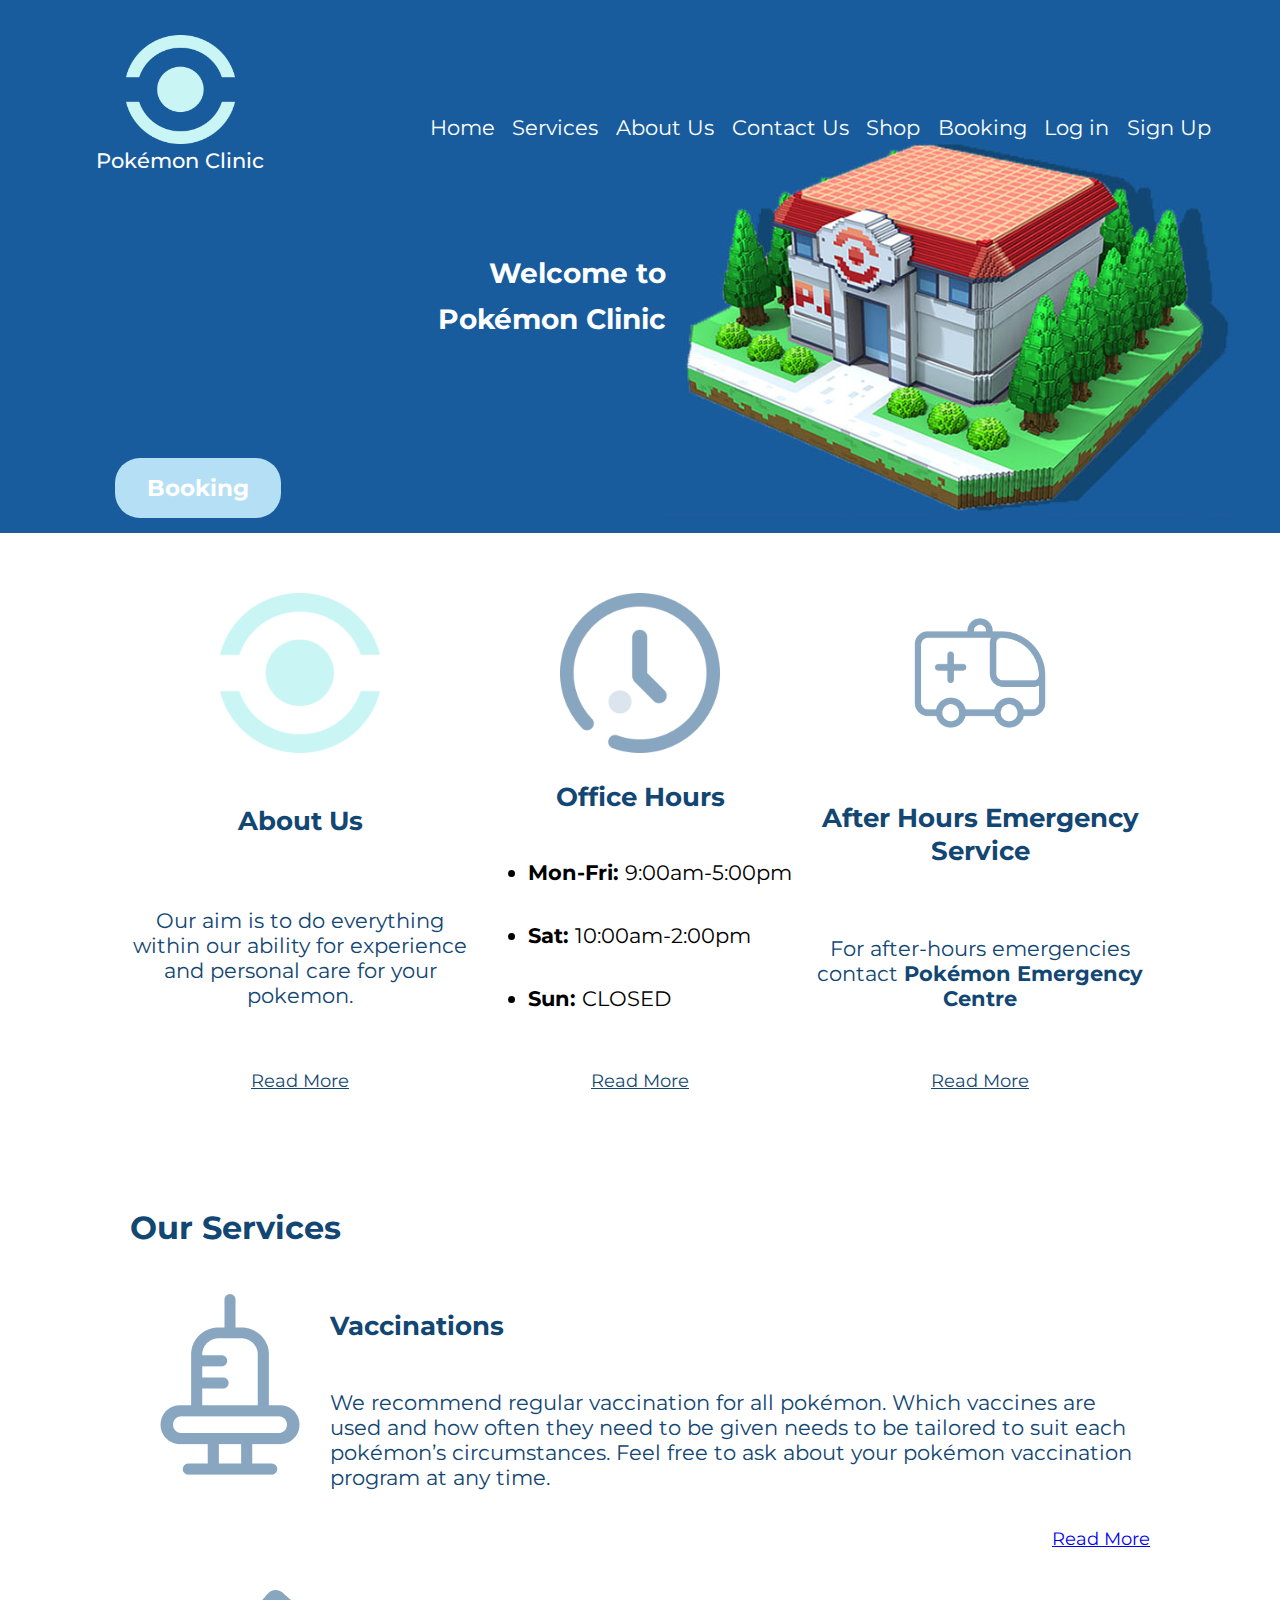
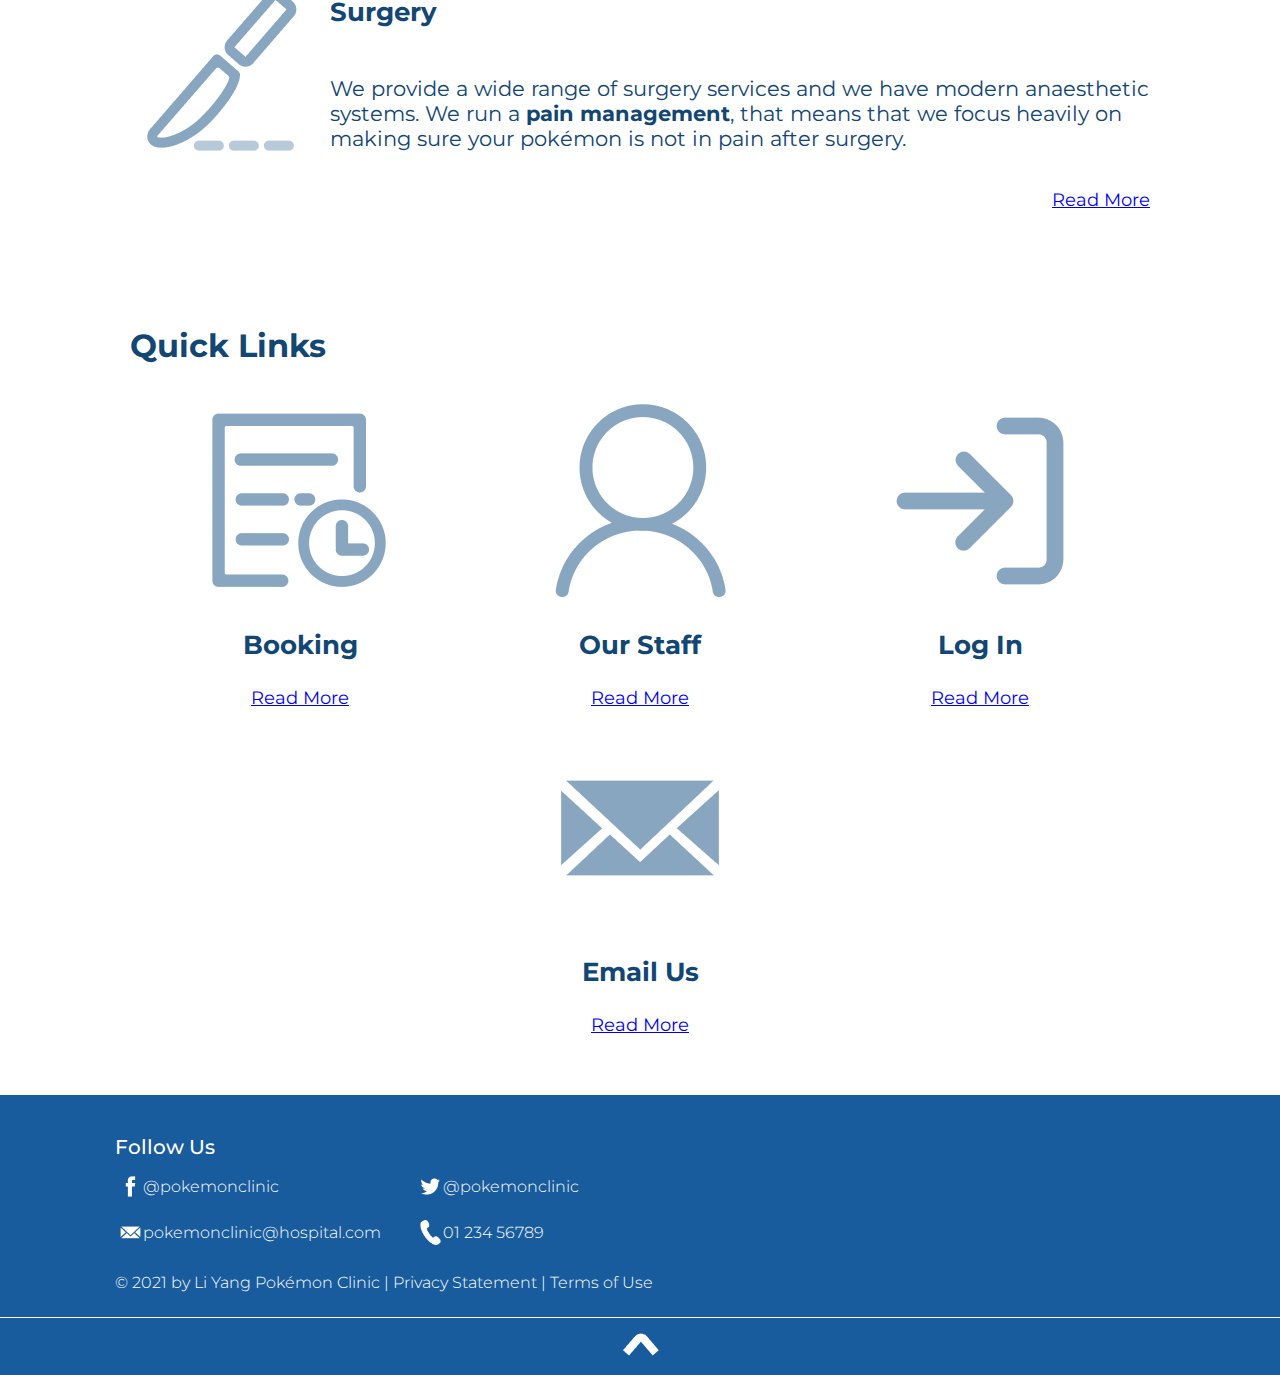
<file: index.html>
<!DOCTYPE html>
<html lang="en">
<head>
    <meta charset="UTF-8">
    <meta http-equiv="X-UA-Compatible" content="IE=edge">
    <meta name="viewport" content="width=device-width, initial-scale=1.0">
    <title>Pokémon Clinic</title>

    <link rel="preconnect" href="https://fonts.googleapis.com">
    <link rel="preconnect" href="https://fonts.gstatic.com" crossorigin>
    <link href="https://fonts.googleapis.com/css2?family=Montserrat:wght@400;500;600;700&display=swap" rel="stylesheet">
    <link rel="stylesheet" href="css/styles.css">
    <link rel="stylesheet" href="css/flexbox.css">

    <meta name="author" content="Li Yang">
    <meta name="description" content="Assignment 2 Coding part Home Page for IXXN221 Course Sep 2021 Victoria University of Wellington Li Yang"
</head>

<body>
    <header class="container-top">
        <div class="header-spacer"></div>
        <div class="header-container">
            <div class="navigation-container">
                <div class="logo">
                    <figure><a href="index.html"><img src="img/Logo.png" alt="Logo Here"></a></figure>
                    <figcaption>Pokémon Clinic</figcaption>
                </div>
                <nav>
                    <ul class="menus-container">
                        <li class="menu-button"><a href="index.html">Home</a></li>
                        <li class="menu-button"><a href="NavigationTo/services.html">Services</a></li>
                        <li class="menu-button"><a href="#">About Us</a></li>
                        <li class="menu-button"><a href="#">Contact Us</a></li>
                        <li class="menu-button"><a href="#">Shop</a></li>
                        <li class="menu-button"><a href="#">Booking</a></li>
                        <li class="menu-button"><a href="#">Log in</a></li>
                        <li id="menu-button-signup" class="menu-button"><a href="#">Sign Up</a></li>
                    </ul>
                </nav>
            </div>
            <div id="homepage-text">
                <span>Welcome to <br> Pokémon Clinic </span>
            </div>  
            <div id="booking-container">
                <span id="booking-button"><a href="#">Booking</a></span>
            </div>
        </div>
        <div class="header-spacer"></div>
    </header>

    <div class="main-container">
        <div class="main-spacer"></div>
        <main>
            <section>
                <div class="homepart1-container">
                    <div class="part1-1-area part1-area">
                        <img class="info-img" src="img/Logo.png" alt="aboutus">
                        <h3>About Us</h3>
                        <p>Our aim is to do everything within our ability for experience and personal care for your pokemon.</p>
                        <a href="#">Read More</a>
                    </div>
                    <div class="part1-2-area part1-area">
                        <img class="info-img" src="img/Logo_Office_Hours.png" alt="officehour">
                        <h3>Office Hours</h3>
                        <ul>
                            <li><strong>Mon-Fri: </strong>9:00am-5:00pm</p></li>
                            <li><strong>Sat: </strong>10:00am-2:00pm</p></li>
                            <li><strong>Sun: </strong>CLOSED</p></li>
                        </ul>
                        <a href="#">Read More</a>
                    </div>
                    <div class="part1-3-area part1-area">
                        <img class="info-img" src="img/Logo_After_Hours.png" alt="afterhours">
                        <h3>After Hours Emergency Service</h3>
                        <p>For after-hours emergencies contact <strong>Pokémon Emergency Centre</strong></p>
                        <a href="#">Read More</a>
                    </div>

                </div>
            </section>

                
            <section>
                <div class="homepart2-container">
                    <h2>Our Services</h2>
                    <div class="part2-1-area part2-area">
                        <div class="vaccination-img"><img src="img/Logo_Consulation.png" alt="vaccination"></div>
                        <div class="part2-1-text">
                            <h3>Vaccinations</h3>
                            <p>We recommend regular vaccination for all pokémon. Which vaccines are used and how often they need to be given needs to be tailored to suit each pokémon’s circumstances. Feel free to ask about your pokémon vaccination program at any time.</p>
                            <a href="#">Read More</a>
                        </div>
                    </div>
                    <div class="part2-2-area part2-area">
                        <div class="surgery-img"><img src="img/Logo_surgery.png" alt="surgery"></div>
                        <div class="part2-2-text">
                            <h3>Surgery</h3>
                            <p>We provide a wide range of surgery services and we have modern anaesthetic systems. We run a <strong>pain management</strong>, that means that we focus heavily on making sure your pokémon is not in pain after surgery.</p>
                            <a href="#">Read More</a>
                        </div>
                    </div>
                </div>
            </section>

            <section>
                <div class="homepart3-container">
                    <h2>Quick Links</h2>
                    <div class="part3-container">
                        <div class="part3-1-area part3-area">
                            <img src="img/Logo_Booking.png" alt="booking">
                            <h3>Booking</h3>
                            <a href="#">Read More</a>
                        </div>
                        <div class="part3-2-area part3-area">
                            <img src="img/Logo_Users.png" alt="ourstaff">
                            <h3>Our Staff</h3>
                            <a href="#">Read More</a>
                        </div>
                        <div class="part3-3-area part3-area">
                            <img src="img/Logo_Log_In.png" alt="login">
                            <h3>Log In</h3>
                            <a href="#">Read More</a>
                        </div>
                    </div>
                    <div class="part3-container">
                        <div class="part3-1-area part3-area hide">
                            <img src="img/Logo_Booking.png" alt="booking">
                            <h3>Booking</h3>
                            <a href="#">Read More</a>
                        </div>
                        <div class="part3-4-area part3-area">
                            <img src="img/Logo_Emailus.png" alt="email">
                            <h3>Email Us</h3>
                            <a href="#">Read More</a>
                        </div>
                        <div class="part3-3-area part3-area hide">
                            <img src="img/Logo_Log_In.png" alt="login">
                            <h3>Log In</h3>
                            <a href="#">Read More</a>
                        </div>
                    </div>
                    
                    
                </div>
            </section>

        </main>
        <div class="main-spacer"></div>
    </div>
    

    <footer class="container-footer">
        <div class="footer-spacer"></div>
        <div class="footer-area">
            <div class="container-bottom">
                <h5>Follow Us</h5>
                <div class="follow-row1">
                    <div class="follow-facebook">
                        <span><img src="img/Logo_facebook.png" alt="facebooklogo" width="25" height="25"><a href="#">@pokemonclinic</a></span>
                    </div>
                    <div class="follow-twitter">
                        <span><img src="img/Logo_Twitter.png" alt="twitterlogo" width="25" height="25"><a href="#">@pokemonclinic</a></span>
                    </div>
                </div>
                <div class="follow-row2">
                    <div class="follow-email" class="follow-row2">
                        <span><img src="img/Logo_Email.png" alt="emaillogo" width="25" height="25"><a href="#">pokemonclinic@hospital.com</a></span>
                    </div>
                    <div class="follow-phone" class="follow-row2">
                        <span><img src="img/Logo_Phone.png" alt="phonelogo" width="25" height="25"><a href="#">01 234 56789</a></span>
                    </div>
                </div>
            </div>
            <div class="footer-copyright">
                <span>&copy 2021 by Li Yang Pokémon Clinic</span>
                <span>|</span>
                <a href="#">Privacy Statement</a>
                <span>|</span>
                <a href="#">Terms of Use</a>
            </div>
            <div class="straight-line"></div>
            <div class="footer-skip">
                <div class="logo-skip"><a href="#"><img src="img/Logo_Skip.png" alt="skiptotop"></a></div>
            </div>

        </div>
        <div class="footer-spacer"></div>
    </footer>
    
</body>
</html>
</file>
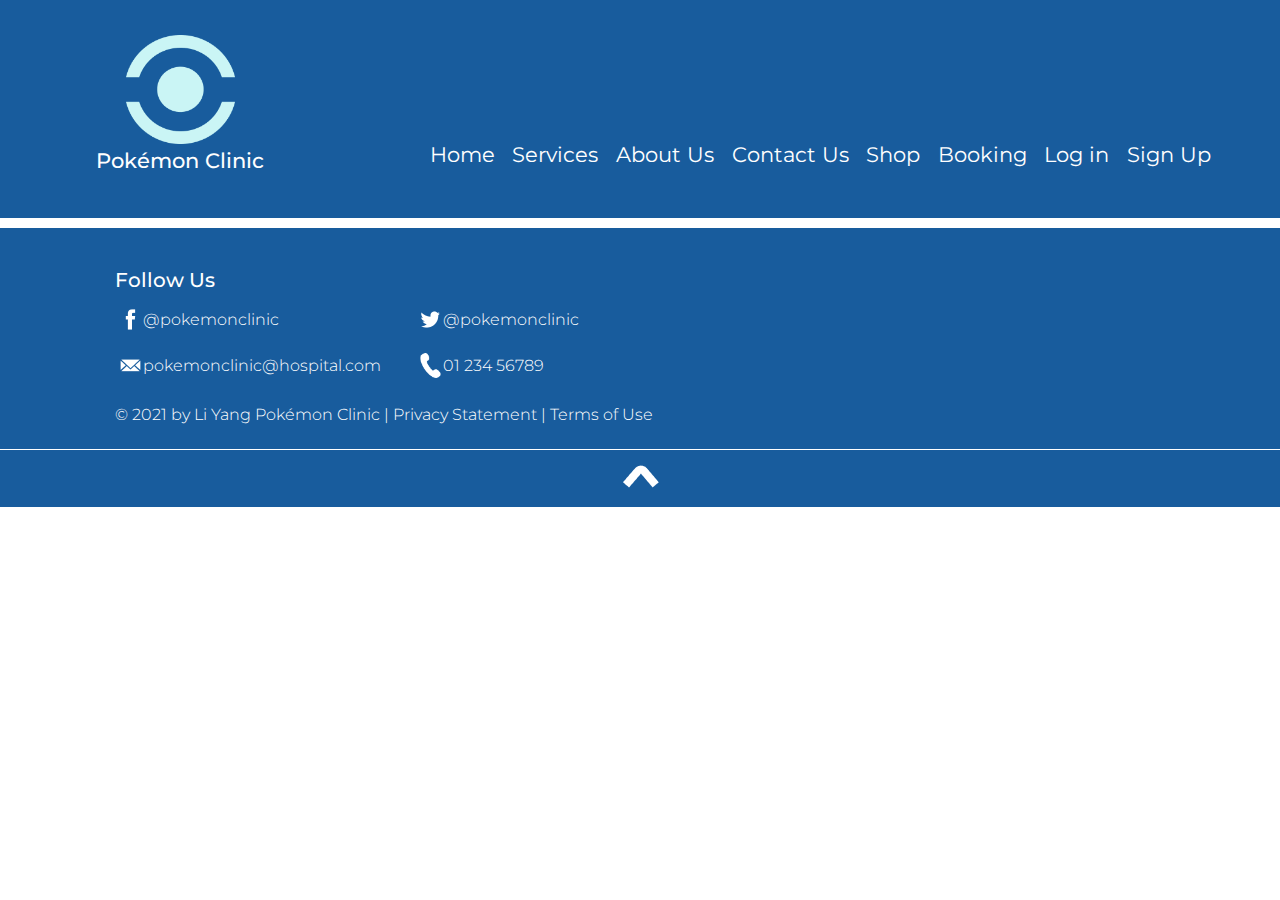
<file: NavigationTo/booking.html>
<!DOCTYPE html>
<html lang="en">
<head>
    <meta charset="UTF-8">
    <meta http-equiv="X-UA-Compatible" content="IE=edge">
    <meta name="viewport" content="width=device-width, initial-scale=1.0">
    <title>Booking</title>

    <link rel="preconnect" href="https://fonts.googleapis.com">
    <link rel="preconnect" href="https://fonts.gstatic.com" crossorigin>
    <link href="https://fonts.googleapis.com/css2?family=Montserrat:wght@400;500;600;700&display=swap" rel="stylesheet">
    <link rel="stylesheet" href="../css/styles.css">
    <link rel="stylesheet" href="../css/flexbox.css">

    <meta name="author" content="Li Yang">
    <meta name="description" content="Assignment 2 Coding part Booking Page for IXXN221 Course Sep 2021 Victoria University of Wellington"
</head>

<body>
    <header class="container-top">
        <div class="header-spacer-1"></div>
        <div class="header-container-1">
            <div class="navigation-container">
                <div class="logo">
                    <figure><a href="../index.html"><img src="../img/Logo.png" alt="Logo Here"></a></figure>
                    <figcaption>Pokémon Clinic</figcaption>
                </div>
                <nav>
                    <ul class="menus-container-1">
                        <li class="menu-button"><a href="../index.html">Home</a></li>
                        <li class="menu-button"><a href="services.html">Services</a></li>
                        <li class="menu-button"><a href="#">About Us</a></li>
                        <li class="menu-button"><a href="contactus.html">Contact Us</a></li>
                        <li class="menu-button"><a href="#">Shop</a></li>
                        <li class="menu-button"><a href="booking.html">Booking</a></li>
                        <li class="menu-button"><a href="#">Log in</a></li>
                        <li id="menu-button-signup" class="menu-button"><a href="#">Sign Up</a></li>
                    </ul>
                </nav>
            </div>
        </div>
        <div class="header-spacer-1"></div>
    </header>

    <main>

    </main>

    <footer class="container-footer">
        <div class="footer-spacer"></div>
        <div class="footer-area">
            <div class="container-bottom">
                <h5>Follow Us</h5>
                <div class="follow-row1">
                    <div class="follow-facebook">
                        <span><img src="../img/Logo_facebook.png" alt="facebooklogo" width="25" height="25"><a href="#">@pokemonclinic</a></span>
                    </div>
                    <div class="follow-twitter">
                        <span><img src="../img/Logo_Twitter.png" alt="twitterlogo" width="25" height="25"><a href="#">@pokemonclinic</a></span>
                    </div>
                </div>
                <div class="follow-row2">
                    <div class="follow-email" class="follow-row2">
                        <span><img src="../img/Logo_Email.png" alt="emaillogo" width="25" height="25"><a href="#">pokemonclinic@hospital.com</a></span>
                    </div>
                    <div class="follow-phone" class="follow-row2">
                        <span><img src="../img/Logo_Phone.png" alt="phonelogo" width="25" height="25"><a href="#">01 234 56789</a></span>
                    </div>
                </div>
            </div>
            <div class="footer-copyright">
                <span>&copy 2021 by Li Yang Pokémon Clinic</span>
                <span>|</span>
                <a href="#">Privacy Statement</a>
                <span>|</span>
                <a href="#">Terms of Use</a>
            </div>
            <div class="straight-line"></div>
            <div class="footer-skip">
                <div class="logo-skip"><a href="#"><img src="../img/Logo_Skip.png" alt="skiptotop"></a></div>
            </div>

        </div>
        <div class="footer-spacer"></div>
    </footer>
    
</body>
</html>
</file>
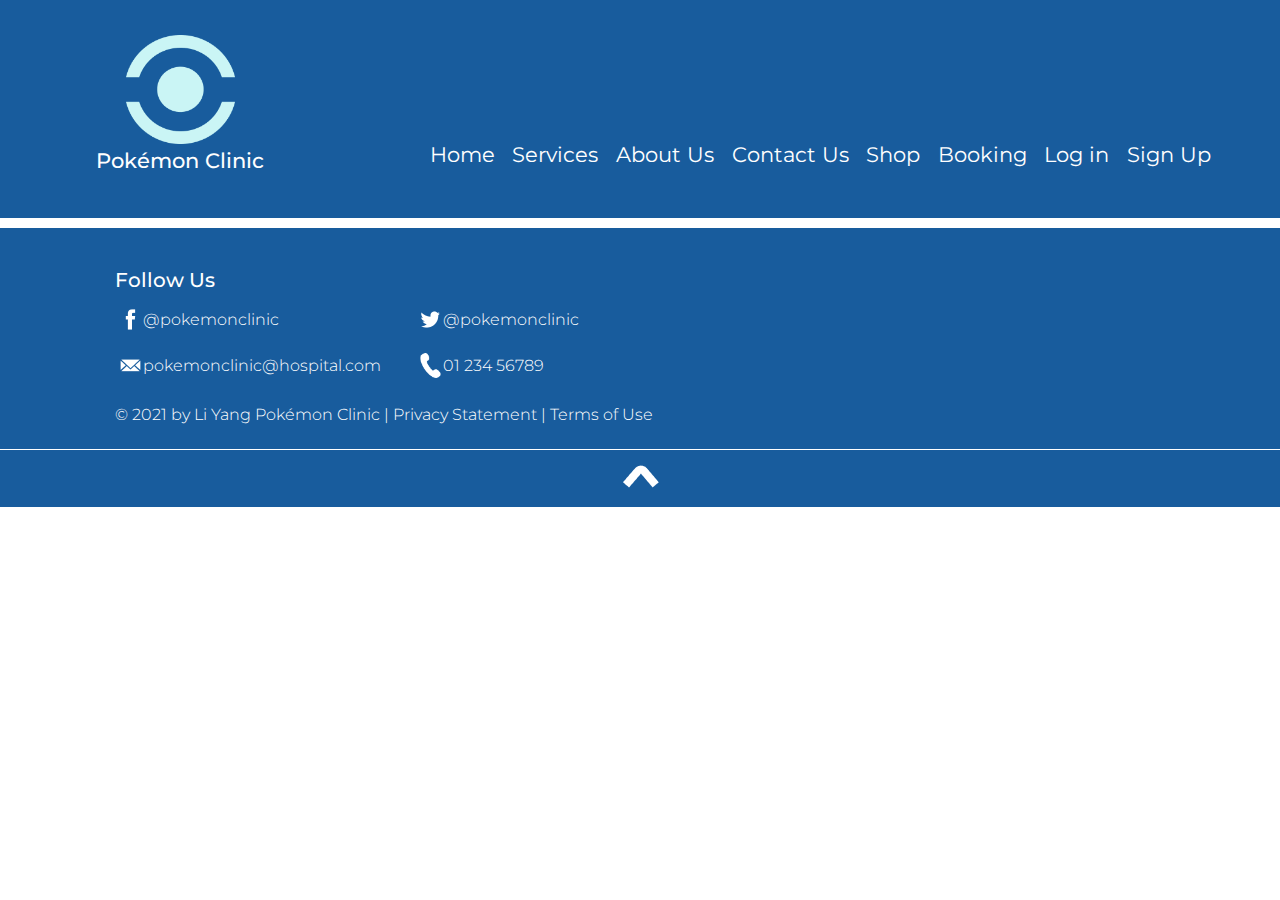
<file: NavigationTo/contactus.html>
<!DOCTYPE html>
<html lang="en">
<head>
    <meta charset="UTF-8">
    <meta http-equiv="X-UA-Compatible" content="IE=edge">
    <meta name="viewport" content="width=device-width, initial-scale=1.0">
    <title>Pokémon Clinic</title>

    <link rel="preconnect" href="https://fonts.googleapis.com">
    <link rel="preconnect" href="https://fonts.gstatic.com" crossorigin>
    <link href="https://fonts.googleapis.com/css2?family=Montserrat:wght@400;500;600;700&display=swap" rel="stylesheet">
    <link rel="stylesheet" href="../css/styles.css">
    <link rel="stylesheet" href="../css/flexbox.css">

    <meta name="author" content="Li Yang">
    <meta name="description" content="Assignment 2 Coding part ContactUs Page for IXXN221 Course Sep 2021 Victoria University of Wellington"
</head>

<body>
    <header class="container-top">
        <div class="header-spacer-1"></div>
        <div class="header-container-1">
            <div class="navigation-container">
                <div class="logo">
                    <figure><a href="../index.html"><img src="../img/Logo.png" alt="Logo Here"></a></figure>
                    <figcaption>Pokémon Clinic</figcaption>
                </div>
                <nav>
                    <ul class="menus-container-1">
                        <li class="menu-button"><a href="../index.html">Home</a></li>
                        <li class="menu-button"><a href="services.html">Services</a></li>
                        <li class="menu-button"><a href="#">About Us</a></li>
                        <li class="menu-button"><a href="contactus.html">Contact Us</a></li>
                        <li class="menu-button"><a href="#">Shop</a></li>
                        <li class="menu-button"><a href="#">Booking</a></li>
                        <li class="menu-button"><a href="#">Log in</a></li>
                        <li id="menu-button-signup" class="menu-button"><a href="#">Sign Up</a></li>
                    </ul>
                </nav>
            </div>
        </div>
        <div class="header-spacer-1"></div>
    </header>

    <main>

    </main>

    <footer class="container-footer">
        <div class="footer-spacer"></div>
        <div class="footer-area">
            <div class="container-bottom">
                <h5>Follow Us</h5>
                <div class="follow-row1">
                    <div class="follow-facebook">
                        <span><img src="../img/Logo_facebook.png" alt="facebooklogo" width="25" height="25"><a href="#">@pokemonclinic</a></span>
                    </div>
                    <div class="follow-twitter">
                        <span><img src="../img/Logo_Twitter.png" alt="twitterlogo" width="25" height="25"><a href="#">@pokemonclinic</a></span>
                    </div>
                </div>
                <div class="follow-row2">
                    <div class="follow-email" class="follow-row2">
                        <span><img src="../img/Logo_Email.png" alt="emaillogo" width="25" height="25"><a href="#">pokemonclinic@hospital.com</a></span>
                    </div>
                    <div class="follow-phone" class="follow-row2">
                        <span><img src="../img/Logo_Phone.png" alt="phonelogo" width="25" height="25"><a href="#">01 234 56789</a></span>
                    </div>
                </div>
            </div>
            <div class="footer-copyright">
                <span>&copy 2021 by Li Yang Pokémon Clinic</span>
                <span>|</span>
                <a href="#">Privacy Statement</a>
                <span>|</span>
                <a href="#">Terms of Use</a>
            </div>
            <div class="straight-line"></div>
            <div class="footer-skip">
                <div class="logo-skip"><a href="#"><img src="../img/Logo_Skip.png" alt="skiptotop"></a></div>
            </div>

        </div>
        <div class="footer-spacer"></div>
    </footer>
    
</body>
</html>
</file>
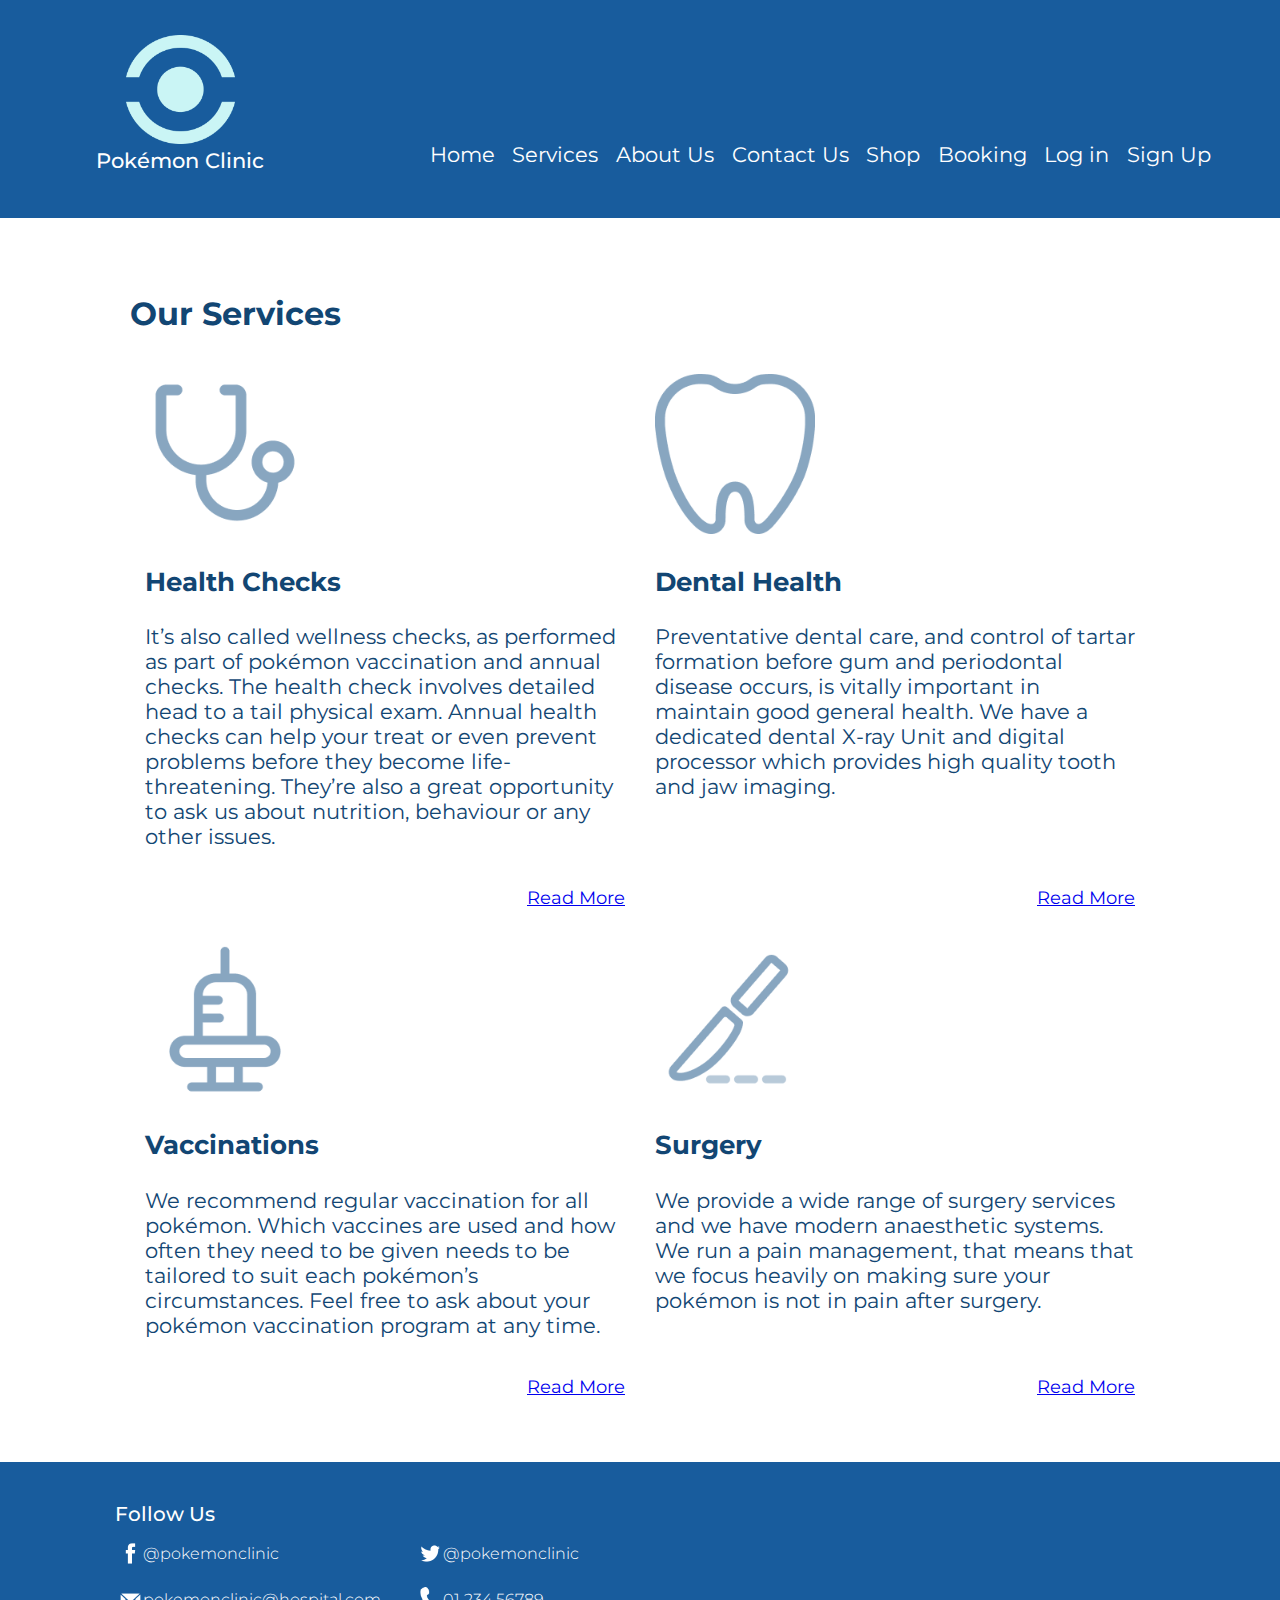
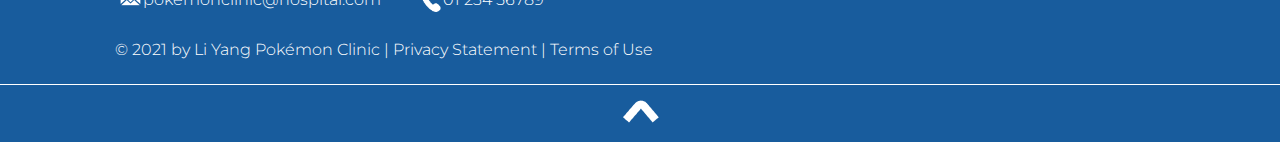
<file: NavigationTo/services.html>
<!DOCTYPE html>
<html lang="en">
<head>
    <meta charset="UTF-8">
    <meta http-equiv="X-UA-Compatible" content="IE=edge">
    <meta name="viewport" content="width=device-width, initial-scale=1.0">
    <title>Services</title>

    <link rel="preconnect" href="https://fonts.googleapis.com">
    <link rel="preconnect" href="https://fonts.gstatic.com" crossorigin>
    <link href="https://fonts.googleapis.com/css2?family=Montserrat:wght@400;500;600;700&display=swap" rel="stylesheet">
    <link rel="stylesheet" href="../css/styles.css">
    <link rel="stylesheet" href="../css/flexbox.css">

    <meta name="author" content="Li Yang">
    <meta name="description" content="Assignment 2 Coding part Service Page for IXXN221 Course Sep 2021 Victoria University of Wellington"
</head>

<body>
    <header class="container-top">
        <div class="header-spacer-1"></div>
        <div class="header-container-1">
            <div class="navigation-container">
                <div class="logo">
                    <figure><a href="../index.html"><img src="../img/Logo.png" alt="Logo Here"></a></figure>
                    <figcaption>Pokémon Clinic</figcaption>
                </div>
                <nav>
                    <ul class="menus-container-1">
                        <li class="menu-button"><a href="../index.html">Home</a></li>
                        <li class="menu-button"><a href="services.html">Services</a></li>
                        <li class="menu-button"><a href="#">About Us</a></li>
                        <li class="menu-button"><a href="#">Contact Us</a></li>
                        <li class="menu-button"><a href="#">Shop</a></li>
                        <li class="menu-button"><a href="#">Booking</a></li>
                        <li class="menu-button"><a href="#">Log in</a></li>
                        <li id="menu-button-signup" class="menu-button"><a href="#">Sign Up</a></li>
                    </ul>
                </nav>
            </div>
        </div>
        <div class="header-spacer-1"></div>
    </header>

    <div id="service-box">
        <div class="service-spacer"></div>
    <main>
        <section>
            <div class="service-container">
                <div><h2>Our Services</h2></div>
                <div class="service-area">
                    <div class="service-medium-box">
                        <div class="service-box">
                            <div><img class="services-img" src="../img/Logo_Check.png" alt="health Logo_Check"></div>
                            <div class="service-text">
                                <h3>Health Checks</h3>
                                <p>It’s also called wellness checks, as performed as part of pokémon vaccination and annual checks. The health check involves detailed head to a tail physical exam. Annual health checks can help your treat or even prevent problems before they become life-threatening. They’re also a great opportunity to ask us about nutrition, behaviour or any other issues.</p>
                            </div>
                            <a href="#">Read More</a>
                        </div>
                        
                        <div class="service-box">
                            <div><img class="services-img" src="../img/Logo_Dental.png" alt="dental health"></div>
                            <div class="service-text">
                                <h3>Dental Health</h3>
                                <p>Preventative dental care, and control of tartar formation before gum and periodontal disease occurs, is vitally important in maintain good general health. We have a dedicated dental X-ray Unit and digital processor which provides high quality tooth and jaw imaging.</p>   
                            </div>
                            <a href="#">Read More</a>
                        </div>
                    </div>
                    
                    <div class="service-medium-box">
                        <div class="service-box">
                            <div><img class="services-img" src="../img/Logo_Consulation.png" alt="vaccinations"></div>
                            <div class="service-text">
                                <h3>Vaccinations</h3>
                                <p>We recommend regular vaccination for all pokémon. Which vaccines are used and how often they need to be given needs to be tailored to suit each pokémon’s circumstances. Feel free to ask about your pokémon vaccination program at any time.</p>
                                
                            </div>
                            <a href="#">Read More</a>
                        </div>
        
                        <div class="service-box">
                            <div><img class="services-img" src="../img/Logo_surgery.png" alt="surgery"></div>
                            <div class="service-text">
                                <h3>Surgery</h3>
                                <p>We provide a wide range of surgery services and we have modern anaesthetic systems. We run a pain management, that means that we focus heavily on making sure your pokémon is not in pain after surgery.</p>
                                
                            </div>
                            <a href="#">Read More</a>
                        </div>
                        
                    </div>

                    
                </div>
            </div>
        </section>
    </main>
    <div class="service-spacer"></div>
    </div>

    <footer class="container-footer">
        <div class="footer-spacer"></div>
        <div class="footer-area">
            <div class="container-bottom">
                <h5>Follow Us</h5>
                <div class="follow-row1">
                    <div class="follow-facebook">
                        <span><img src="../img/Logo_facebook.png" alt="facebooklogo" width="25" height="25"><a href="#">@pokemonclinic</a></span>
                    </div>
                    <div class="follow-twitter">
                        <span><img src="../img/Logo_Twitter.png" alt="twitterlogo" width="25" height="25"><a href="#">@pokemonclinic</a></span>
                    </div>
                </div>
                <div class="follow-row2">
                    <div class="follow-email" class="follow-row2">
                        <span><img src="../img/Logo_Email.png" alt="emaillogo" width="25" height="25"><a href="#">pokemonclinic@hospital.com</a></span>
                    </div>
                    <div class="follow-phone" class="follow-row2">
                        <span><img src="../img/Logo_Phone.png" alt="phonelogo" width="25" height="25"><a href="#">01 234 56789</a></span>
                    </div>
                </div>
            </div>
            <div class="footer-copyright">
                <span>&copy 2021 by Li Yang Pokémon Clinic</span>
                <span>|</span>
                <a href="#">Privacy Statement</a>
                <span>|</span>
                <a href="#">Terms of Use</a>
            </div>
            <div class="straight-line"></div>
            <div class="footer-skip">
                <div class="logo-skip"><a href="#"><img src="../img/Logo_Skip.png" alt="skiptotop"></a></div>
            </div>

        </div>
        <div class="footer-spacer"></div>
    </footer>
    
</body>
</html>
</file>
<file: css/styles.css>
/* Base Style */
*{
    box-sizing: border-box;
}

html{
    font-size: 1.1rem;
}

body {
    min-width: 300px;
    font-family: 'Montserrat', sans-serif;
    /* line-height: */
    /* color: #124673; */
    margin:0;
}

h2 {
    font-size: 1.8rem;
    color: #124673;
}

h3{
    font-size: 1.5rem;
    color: #124673;
}

.main-container ul {
    font-size: 1.2rem;
    display: flex;
    flex-direction: column;
}
.main-container ul li{
    height: fit-content;
}

p {
    font-size: 1.2rem;
    margin-bottom: 1.8em;
    color: #124673;
}


header ul {
    margin: 0;
    padding: 0;
    list-style: none;
}

main {
    margin: 10px;
}
/* Main Style */

.container-top {
    display: flex;
}

.header-spacer {
    flex: 1 0;
    /* background-color: #185C9D; */
    background-color: #185C9D;
    height: 41.67vw;
    max-height: 600px;
}

.header-spacer-1 {
    flex: 1 0;
    background-color: #185C9D;
    height: 17vw;
    max-height: 220px;
}

.logo img {
    width: 8.5vw;
    min-width: 80px;
    max-width: 120px;
    height: 8.5vw;
    min-height: 80px;
    max-height: 120px;
}

.logo figure {
    margin: 0;
    text-align: center;
}

.logo figcaption {
    margin: 0;
    border: 0;
    padding: 0;
    text-align: center;
    color: white;
    font: 500 21px 'Montserrat', sans-serif;
} 

.navigation-container {
    display: flex;
    position: relative;
}

.navigation-container nav a {
    color: white;
    text-decoration: none;
}

#booking-button a {
    font: 700 1.3rem 'Montserrat', sans-serif;
    text-decoration: none;
    color: white;
}

.container-footer {
    /* background: #185C9D; */
    display: flex;
}

.footer-spacer {
    flex: 1 0;
    background-color: #185C9D;
    height: 20vw;
    max-height: 300px;
}


.footer-area {
    flex: none;
    display: flex;
    flex-direction: column;
    background-color: #185C9D;
    position: relative;
}

.container-bottom a{
    color: white;
    text-decoration: none;
    font: 300 16px 'Montserrat', sans-serif;
}

.container-bottom {
    display: flex;
    flex-direction: column;
    flex-wrap: wrap;
    width: 600px;
    padding-top: 40px;
}

h5 {
    flex: 1;
    color: white;
    font: 500 20px 'Montserrat', sans-serif;
    margin: 0;
}

.follow-row1,
.follow-row2 {
    flex: 1;
    display: flex;
}

.follow-facebook,
.follow-twitter,
.follow-email,
.follow-phone {
    flex: 1;
}

.follow-facebook span img,
.follow-twitter span img,
.follow-email span img,
.follow-phone span img{
    vertical-align: middle;
}

.follow-facebook span a,
.follow-twitter span a,
.follow-email span a,
.follow-phone span a{
    vertical-align: middle;
}

.footer-copyright, 
.footer-copyright a {
    font: 300 16px 'Montserrat', sans-serif;
    color: white;
    text-decoration: none;
}



.straight-line {
    width: 100%;
    height: 1px;
    border-top: solid white 1px;    

}

.footer-skip {
    flex: 1;
    display: flex;
    align-items: center;
    margin: auto;
}

.logo-skip {
    padding:15px 0;
}


/* Home Page Body part */

.homepart1-container,
.homepart2-container,
.homepart3-container {
    display: flex;
}

.part1-1-area,
.part1-2-area,
.part1-3-area {
    flex: 1;
    position: relative;
}

.homepart1-container img,
.homepart1-container a,
.homepart1-container p,
.homepart1-container h3{
    color: #124673;
    text-align: center;
}

.info-img {
    width: 160px;
    height: 160px;
    text-align: center;
}



/* .homepart1-container a {
    position: absolute;
    left: 50%;
    transform: translateX(-50%);
} */


.main-spacer {
    flex: 1 0;
}

main {
    width: 100%;
    max-width: 1440px; /* 10%vw = 144px*/
}

.main-container {
    display: flex;
}

.homepart1-container {
    padding: 40px 120px;
    align-items: stretch;
}

.service-container{
    padding: 40px 120px;
}

.part1-area {
    display: flex;
    flex-direction: column;
    padding: 10px 0px;
    align-items: center;
    justify-content: space-between;
}

.homepart2-container {
    flex-direction: column;
    padding: 40px 120px;
}

.part2-area {
    display: flex;
    padding: 10px 0;
}

.part2-1-text{
    display: flex;
    flex-direction: column;
}

.part2-1-text a{
    font: 1.2rem;
    align-self: flex-end;
}

.part2-2-text{
    display: flex; 
    flex-direction: column;
}

.part2-2-text a{
    font: 1.2rem;
    align-self: flex-end;
}

.homepart3-container {
    display: flex;
    flex-direction: column;
    padding: 40px 120px;
}

.part3-container {
    display: flex;
}



.part3-area {
    display: flex;
    flex: 1;
    align-items: center;
    flex-direction: column;
}

.hide {
    opacity: 0;
}

.vaccination-img,
.surgery-img {
    display: flex;
}

.service-container {
    display: flex;
    flex-direction: column;
}

.service-area{
    display: flex;
    flex-direction: column;
}

.service-medium-box {
    display: flex;
}

.service-spacer {
    flex: 1 0;
}

.service-box {
    flex: 1;
    display:flex;
    flex-direction: column;
    justify-content: flex-start;
}

.services-img {
    width: 160px;
    height: 160px
}

.service-medium-box {
    display: flex;
    align-items: stretch;
}

.service-box a{
    align-self: flex-end;
}

.service-text {
    flex: 1;

}

#service-box {
    display: flex;
}
</file>
<file: css/flexbox.css>
/* media queries */
.navigation-container,
.menus-container {
    display: flex;
    flex-direction: column;
}

.navigation-container {
    flex-direction: column;
}

.header-container {
    flex: none;
    display: flex;
    flex-direction: column;
    width: 100%;
    max-width: 1440px; /* 10%vw = 144px*/
    background: url(../img/HomePage_Image1.jpg) center / cover;
    background-size: 100% auto;
    background-repeat: no-repeat;
    background-position: top 100px right 0;
    background-color: #185C9D;
    position: relative;
}

.header-container-1 {
    flex: none;
    display: flex;
    flex-direction: column;
    width: 100%;
    max-width: 1440px; 
    background-size: 100% auto;
    background-color: #185C9D;
    position: relative;
}

.logo {
    float: left;
    padding:25px 40px 0 25px;
    width: 240px;
}

.menus-container {
    flex: auto;
    padding-top: clamp(10px, 1vw, 15px);
    padding-left: clamp(34px, 2.2vw, 38px);
}

.menus-container-1 {
    flex: auto;
    padding-top: clamp(10px, 1vw, 15px);
    padding-left: clamp(34px, 2.2vw, 38px);
}

.menu-button {
    padding: 0.3rem 0.5rem;
    font: 400 1.2rem 'Montserrat', sans-serif;
    text-decoration: underline;
}

#homepage-text {
    display: flex;
    color: white;
    font: 700 28px 'Montserrat', sans-serif;
    line-height: 40px;
    text-align: left;
}

#homepage-text span {
    padding-right: 0;
    padding-top: 15px;
    padding-left: 34px;
    padding-bottom: 15px;
}

#booking-container {
    display: flex;
    flex: 1;
    align-items: flex-end;
    padding-left: 20px;
    padding-bottom: 30px;
}


#booking-button {
    text-align: center;
    width: fit-content;
    padding: 16px 32px;
    background-color: #B5DFF5;
    border-radius: 25px;
}

.footer-area {
    width: 100%;
    max-width: 1440px; /* 10%vw = 144px*/    
}

.follow-row1,
.follow-row2 {
    flex-direction: column;
    height: 20px;
    margin-bottom: 10px;
}

.footer-copyright {
    margin-left: 3%;
    margin-top: 10px;
    margin-bottom: 25px;
}

.follow-facebook,
.follow-twitter,
.follow-email,
.follow-phone {
    margin: 3px;
}

.container-bottom {
    margin-left: 3%;
}

/* home page */

.homepart1-container{
    flex-direction: column;
}

.part2-area {
    flex-direction: column;
}

.part3-container {
    flex-direction: column;
}

.hide{
    display: none;
}

.part3-area {
    padding:10px 0;
}

.vaccination-img,
.surgery-img {
    justify-content: center;
}

.service-medium-box {
    flex-direction: column;
}

.service-box {
    padding: 20px 15px;
}
    



@media (min-width: 1080px) {
    .menus-container {
        display: flex;
        flex-direction: row;
    }

    .menus-container-1 {
        display: flex;
        flex-direction: row;
    }

    .navigation-container {
        flex-direction: row;
        justify-content: space-around;
        background: none;
    }

    .logo {
        float: left;
        padding:35px 0px 0 0px;
    }
    
    .menus-container {
        flex: auto;
        padding-top: clamp(90px, 9vw, 130px);
        padding-left: 0;
    }

    .menus-container-1 {
        flex: auto;
        padding-top: clamp(142px, 10vw, 150px);
        padding-left: 0;
    }

    .menu-button {
        padding: 0 0.5rem;
        font: 400 1.2rem 'Montserrat', sans-serif;
        text-decoration: none;
    }
    
    .header-container {
        flex: none;
        display: flex;
        flex-direction: column;
        width: 100%;
        max-width: 1440px; /* 10%vw = 144px*/
        height: 41.67vw; /* 600px = 41.6667vw */
        max-height: 600px;
        background: url(../img/HomePage_Image1.jpg) center / cover;
        position: relative;
    }

    #homepage-text {
    display: flex;
    justify-content: flex-end;
    color: white;
    font: 700 28px 'Montserrat', sans-serif;
    line-height: 46px;
    text-align: right;
    }

    #homepage-text span {
        padding-right: 48%;
        padding-top: 6%; 
        padding-left: 0;
    }

    #booking-container {
        display: flex;
        flex: 1;
        align-items: flex-end;
        position: relative;
    }
    
    #booking-button {
        text-align: center;
        width: fit-content;
        padding: 16px 32px;
        background-color: #B5DFF5;
        border-radius: 25px;
        position: absolute;
        bottom: 15px;
        left: 9%;
    }

    .footer-area {
        width: 100%;
        max-width: 1440px; /* 10%vw = 144px*/
    }

    .follow-row1,
    .follow-row2 {
        flex-direction: row;
        height: 25px;
    }

    .footer-copyright {
        margin-left: 9%;
        margin-top: 10px;
        margin-bottom: 25px;
    }

    .follow-facebook,
    .follow-twitter,
    .follow-email,
    .follow-phone {
        margin: 3px;
    }

    .container-bottom {
        margin-left: 9%;
    }

    .header-container-1 {
        flex: none;
        display: flex;
        flex-direction: column;
        height: auto;
        width: 100%;
        max-width: 1440px; /* 10%vw = 144px*/
        max-height: 220px;
        background-size: 100% auto;
        background-color: #185C9D;
        position: relative;
    }


    /* home page */

    .homepart1-container{
        flex-direction: row;
    }
    
    .part2-area {
        flex-direction: row;
    }
  
    .part3-container {
        flex-direction: row;
    }

    .vaccination-img,
    .surgery-img {
        display: block;
    }

    .service-medium-box {
        flex-direction: row;
    }

    .service-box {
        padding: 15px 15px;
    }


}
</file>
